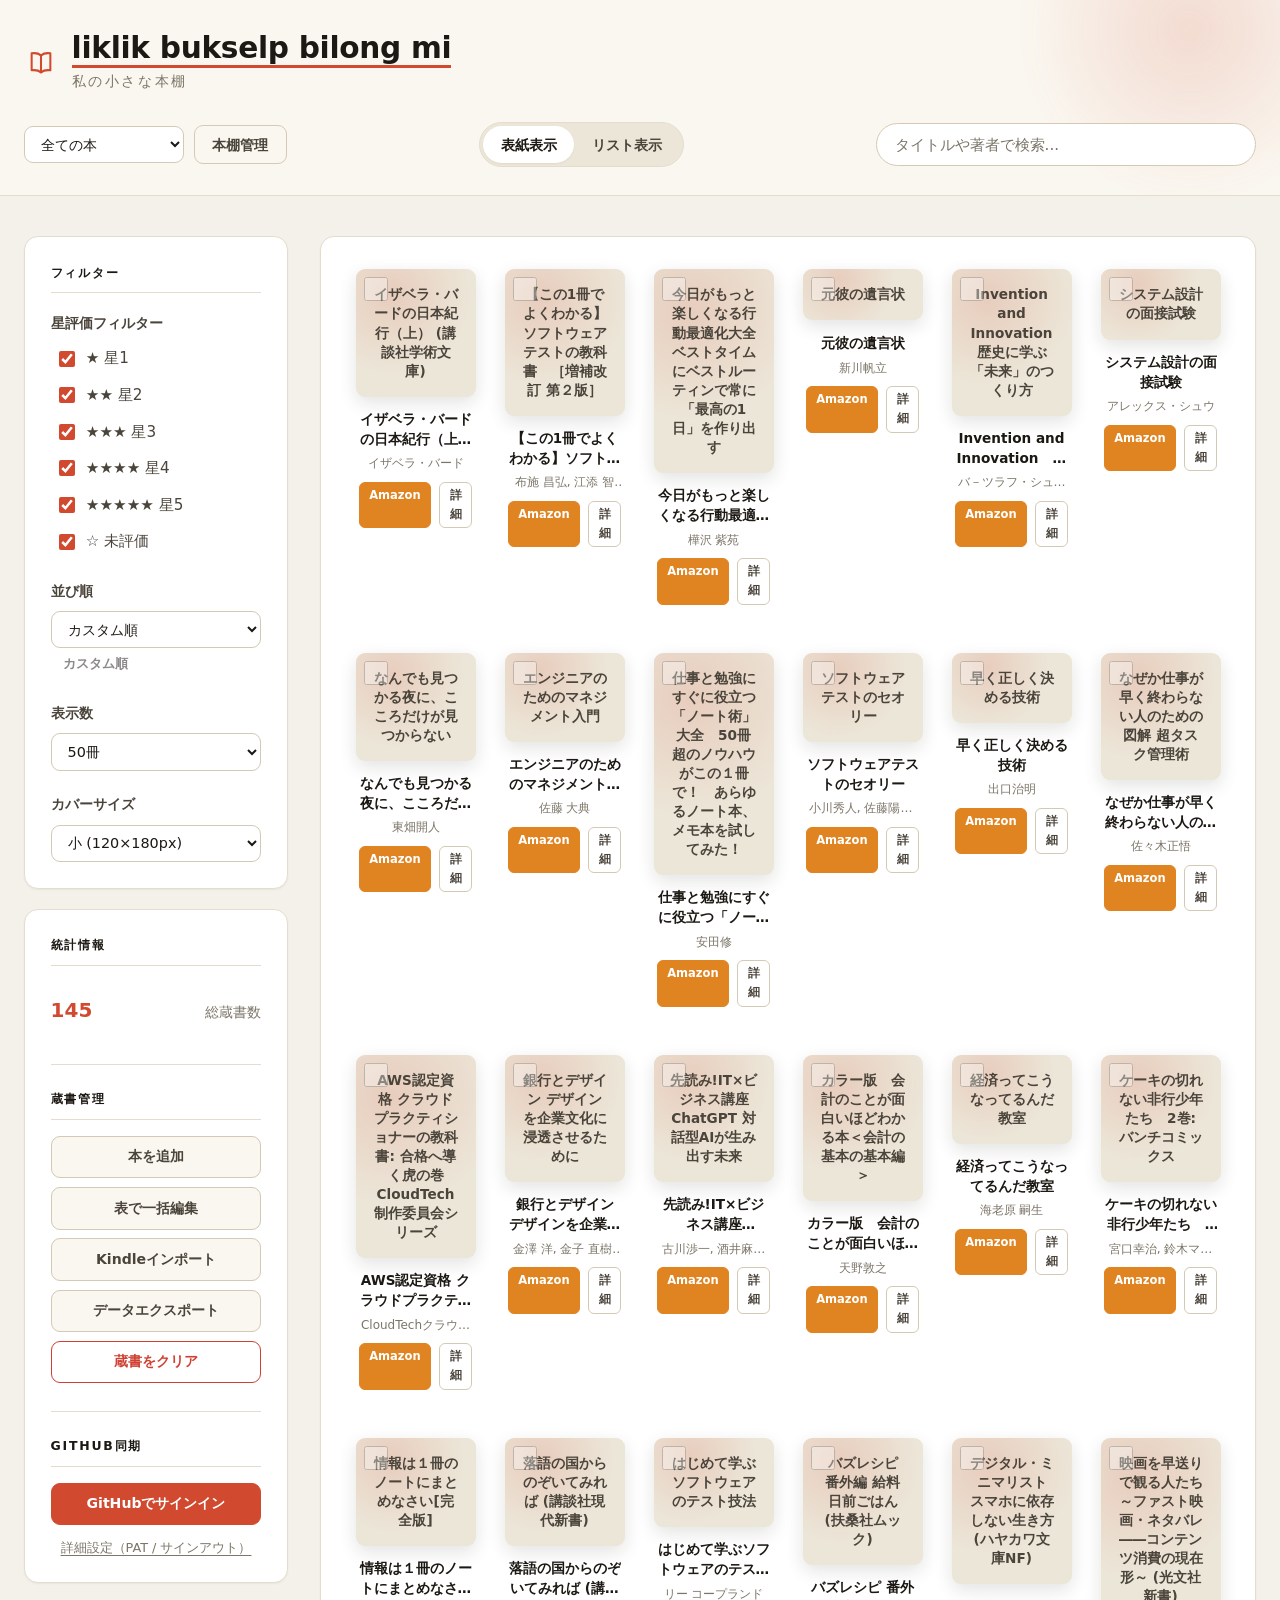
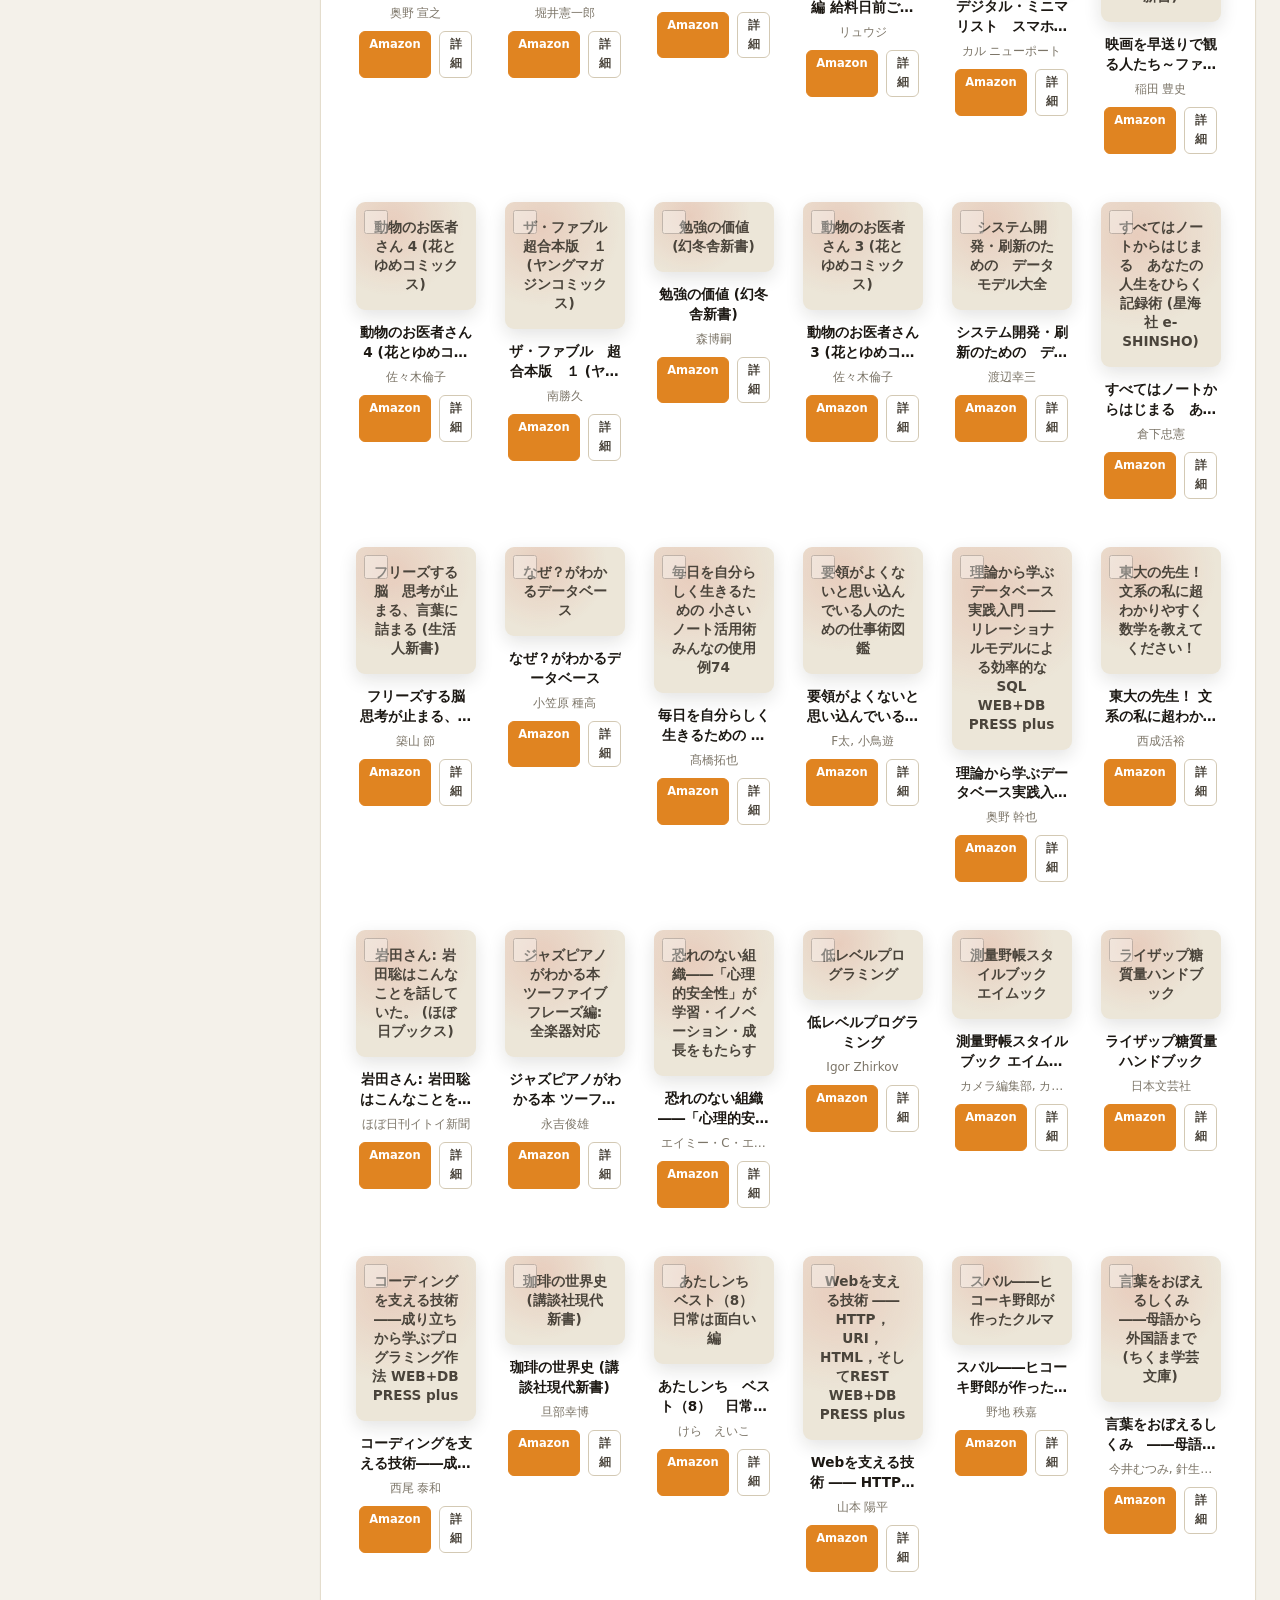
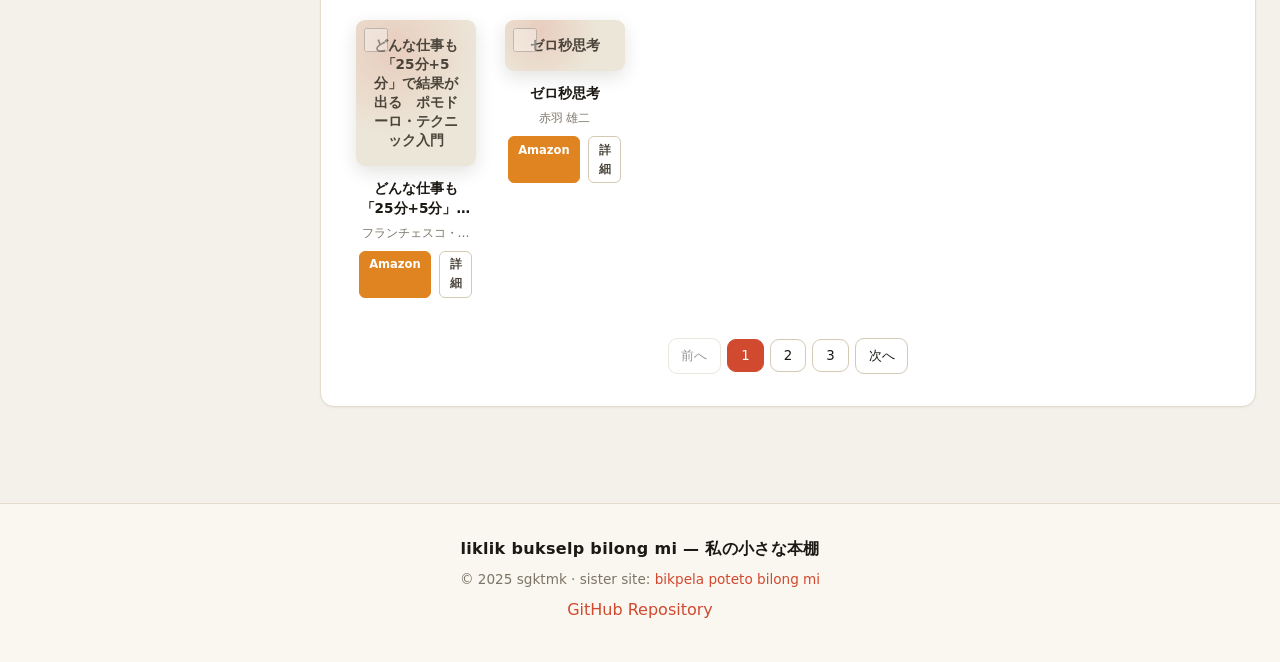
<file: index.html>
<!DOCTYPE html>
<html lang="ja">
<head>
    <meta charset="UTF-8">
    <meta name="viewport" content="width=device-width, initial-scale=1.0">
    <title>liklik bukselp bilong mi — 私の小さな本棚</title>
    <meta name="description" content="liklik bukselp bilong mi（私の小さな本棚）— シンプルモダンでちょっとシュールな、個人蔵書のためのバーチャル本棚">

    <!-- Open Graph for social sharing -->
    <meta property="og:title" content="liklik bukselp bilong mi — 私の小さな本棚">
    <meta property="og:description" content="シンプルモダンでちょっとシュールな、個人蔵書のためのバーチャル本棚">
    <meta property="og:type" content="website">
    <meta property="og:site_name" content="liklik bukselp bilong mi">
    <meta name="theme-color" content="#f4f1ea" media="(prefers-color-scheme: light)">
    <meta name="theme-color" content="#16130f" media="(prefers-color-scheme: dark)">

    <link rel="icon" href="data:image/svg+xml,<svg xmlns='http://www.w3.org/2000/svg' viewBox='0 0 100 100'><text y='.9em' font-size='90'>📖</text></svg>">
    <link rel="stylesheet" href="css/bookshelf.css">

</head>
<body>
    <header class="header">
        <div class="container">
            <a href="#" class="header-brand" aria-label="liklik bukselp bilong mi — ホーム">
                <span class="header-mark" aria-hidden="true">
                    <svg viewBox="0 0 40 40" width="34" height="34" fill="none" stroke="currentColor" stroke-width="2.4" stroke-linecap="round" stroke-linejoin="round">
                        <path d="M20 11c-3-2.4-7-3-11-2.4v20c4-.6 8 0 11 2.4 3-2.4 7-3 11-2.4v-20c-4-.6-8 0-11 2.4z"/>
                        <path d="M20 11v20"/>
                    </svg>
                </span>
                <span class="header-wordmark">
                    <span class="header-title">liklik bukselp bilong mi</span>
                    <span class="header-subtitle">私の小さな本棚</span>
                </span>
            </a>
            
            <div class="header-controls">
                <div class="bookshelf-controls">
                    <select id="bookshelf-selector" class="bookshelf-selector">
                        <option value="all">全ての本</option>
                    </select>
                    <button id="manage-bookshelves" class="btn btn-outline">本棚管理</button>
                    <button id="view-static-page" class="btn btn-secondary" style="display: none;">静的ページ</button>
                </div>
                
                <div class="view-toggle">
                    <button id="view-covers" class="btn btn-primary active">表紙表示</button>
                    <button id="view-list" class="btn btn-secondary">リスト表示</button>
                </div>
                
                <div class="search-box">
                    <input type="text" id="search-input" placeholder="タイトルや著者で検索...">
                </div>
            </div>
        </div>
    </header>

    <main class="main">
        <div class="container">
            <aside class="sidebar">
                <div class="filter-section">
                    <h3>フィルター</h3>
                    
                    <div class="filter-group">
                        <label>星評価フィルター</label>
                        <div class="star-filter-checkboxes">
                            <label class="checkbox-label">
                                <input type="checkbox" id="star-1" value="1" checked>
                                ★ 星1
                            </label>
                            <label class="checkbox-label">
                                <input type="checkbox" id="star-2" value="2" checked>
                                ★★ 星2
                            </label>
                            <label class="checkbox-label">
                                <input type="checkbox" id="star-3" value="3" checked>
                                ★★★ 星3
                            </label>
                            <label class="checkbox-label">
                                <input type="checkbox" id="star-4" value="4" checked>
                                ★★★★ 星4
                            </label>
                            <label class="checkbox-label">
                                <input type="checkbox" id="star-5" value="5" checked>
                                ★★★★★ 星5
                            </label>
                            <label class="checkbox-label">
                                <input type="checkbox" id="star-0" value="0" checked>
                                ☆ 未評価
                            </label>
                        </div>
                    </div>
                    
                    <div class="filter-group">
                        <label>並び順</label>
                        <select id="sort-order">
                            <option value="custom" selected>カスタム順</option>
                            <option value="acquiredTime">購入日</option>
                            <option value="title">タイトル</option>
                            <option value="authors">著者</option>

                        </select>
                        <button id="sort-direction" class="btn btn-small">↓ 新しい順</button>
                    </div>
                    
                    <div class="filter-group">
                        <label>表示数</label>
                        <select id="books-per-page">
                            <option value="25">25冊</option>
                            <option value="50" selected>50冊</option>
                            <option value="100">100冊</option>
                            <option value="200">200冊</option>
                            <option value="all">全て表示</option>
                        </select>
                    </div>
                    
                    <div class="filter-group">
                        <label>カバーサイズ</label>
                        <select id="cover-size">
                            <option value="small">小 (120×180px)</option>
                            <option value="medium" selected>中 (160×240px)</option>
                            <option value="large">大 (200×300px)</option>
                        </select>
                    </div>
                </div>
                
                <div class="stats-section">
                    <h3>統計情報</h3>
                    <div class="stats">
                        <div class="stat-item">
                            <span class="stat-value" id="total-books">-</span>
                            <span class="stat-label">総蔵書数</span>
                        </div>

                    </div>
                    
                    
                    
                    <div class="library-management">
                        <h3>蔵書管理</h3>
                        <div class="management-buttons">
                            <button id="add-book-manually" class="btn btn-secondary">本を追加</button>
                            <button id="bulk-edit-books" class="btn btn-secondary">表で一括編集</button>
                            <button id="import-kindle" class="btn btn-secondary">Kindleインポート</button>
                            <button id="export-unified" class="btn btn-secondary">データエクスポート</button>
                            <button id="clear-library" class="btn btn-danger">蔵書をクリア</button>
                        </div>
                    </div>

                    <div class="github-sync-section">
                        <h3>GitHub同期</h3>
                        <div id="github-signed-out" class="management-buttons">
                            <button id="github-signin" class="btn btn-primary">GitHubでサインイン</button>
                        </div>
                        <div id="github-signed-in" class="management-buttons" style="display: none;">
                            <button id="github-save" class="btn btn-primary">GitHubに保存</button>
                            <button id="github-load" class="btn btn-secondary">GitHubから読込</button>
                        </div>
                        <div id="github-sync-status" class="github-sync-status" style="display: none;"></div>
                        <button id="github-settings" class="github-settings-link">詳細設定（PAT / サインアウト）</button>
                    </div>
                </div>
            </aside>

            <section class="bookshelf-container">
                <div class="loading" id="loading">
                    本棚を準備中...
                </div>

                <!-- Bookshelf Overview Section -->
                <div class="bookshelves-overview" id="bookshelves-overview" style="display: none;">
                    <h2 class="section-title">本棚一覧</h2>
                    <div class="bookshelf-overview-controls">
                        <button id="toggle-bookshelf-display" class="btn btn-secondary">画像表示切替</button>
                    </div>
                    <div class="bookshelves-grid" id="bookshelves-grid">
                        <!-- Bookshelves overview will be loaded here -->
                    </div>
                </div>

                <!-- Multi-Select Toolbar -->
                <div class="multi-select-toolbar" id="multi-select-toolbar" style="display: none;">
                    <div class="toolbar-left">
                        <span class="selected-count-display">
                            選択中: <strong id="selected-count-display">0</strong> 冊
                        </span>
                    </div>
                    <div class="toolbar-right">
                        <button id="select-all-books-btn" class="btn btn-small">全て選択</button>
                        <button id="deselect-all-books-btn" class="btn btn-small">選択解除</button>
                    </div>
                </div>

                <div class="bookshelf" id="bookshelf">
                    <!-- Books will be dynamically loaded here -->
                </div>
                
                <div class="pagination" id="pagination">
                    <!-- Pagination controls will be added here -->
                </div>
            </section>
        </div>
    </main>

    <footer class="footer">
        <div class="container">
            <p>liklik bukselp bilong mi — 私の小さな本棚</p>
            <p class="footer-note">© 2025 sgktmk · sister site: <a href="https://www.sgktmk.com" target="_blank" rel="noopener">bikpela poteto bilong mi</a></p>
            <p>
                <a href="https://github.com/sgktmk/my-bookshelf" target="_blank" rel="noopener">
                    GitHub Repository
                </a>
            </p>
        </div>
    </footer>

    <!-- Book detail modal -->
    <div class="modal" id="book-modal">
        <div class="modal-content">
            <button class="modal-close" id="modal-close">×</button>
            <div class="modal-body" id="modal-body">
                <!-- Book details will be loaded here -->
            </div>
        </div>
    </div>

    <!-- Bookshelf Management Modal -->
    <div id="bookshelf-modal" class="modal">
        <div class="modal-content">
            <button class="modal-close" id="bookshelf-modal-close">×</button>
            <div class="modal-header">
                <h2>本棚管理</h2>
                <button id="add-bookshelf" class="btn btn-primary">+ 新しい本棚</button>
            </div>
            <div id="bookshelves-list">
                <!-- Bookshelves will be inserted here -->
            </div>
        </div>
    </div>

    <!-- Bookshelf Form Modal -->
    <div id="bookshelf-form-modal" class="modal">
        <div class="modal-content">
            <button class="modal-close" id="bookshelf-form-modal-close">×</button>
            <div class="modal-header">
                <h2 id="bookshelf-form-title">新しい本棚</h2>
            </div>
            <div class="modal-body">
                <div class="form-group">
                    <label for="bookshelf-name">本棚の名前 *</label>
                    <input type="text" id="bookshelf-name" placeholder="本棚の名前を入力してください" required>
                </div>
                <div class="form-group">
                    <label for="bookshelf-emoji">絵文字</label>
                    <input type="text" id="bookshelf-emoji" placeholder="📚" value="📚" maxlength="2">
                </div>
                <div class="form-group">
                    <label for="bookshelf-description">説明</label>
                    <textarea id="bookshelf-description" placeholder="本棚の説明を入力してください（任意）" rows="3"></textarea>
                </div>
                <div class="form-group">
                    <label class="checkbox-label">
                        <input type="checkbox" id="bookshelf-is-public">
                        この本棚を公開する（静的ページ生成可能）
                    </label>
                </div>
                <div class="form-actions" style="margin-top: 2rem; display: flex; gap: 1rem; justify-content: flex-end;">
                    <button id="cancel-bookshelf-form" class="btn btn-secondary">キャンセル</button>
                    <button id="save-bookshelf-form" class="btn btn-primary">保存</button>
                </div>
            </div>
        </div>
    </div>

    <!-- Static Bookshelf Share Modal -->
    <div id="static-share-modal" class="modal">
        <div class="modal-content">
            <button class="modal-close" id="static-share-modal-close">×</button>
            <div class="modal-header">
                <h2>静的ページ生成</h2>
            </div>
            <div class="modal-body">
                <div id="share-generation-form">

                    <div class="form-actions">
                        <button id="generate-static-page" class="btn btn-primary">静的ページを生成</button>
                        <button id="cancel-static-share" class="btn btn-secondary">キャンセル</button>
                    </div>
                </div>
                <div id="share-results" style="display: none;">
                    <div class="share-result-content">
                        <!-- Generation results will be shown here -->
                    </div>
                </div>
            </div>
        </div>
    </div>

    <!-- Book Management Modals -->
    <!-- Kindle Import Modal -->
    <div id="import-modal" class="modal">
        <div class="modal-content">
            <button class="modal-close" id="import-modal-close">×</button>
            <div class="modal-header">
                <h2>Kindleデータインポート</h2>
            </div>
            <div class="modal-body">
                <div class="import-options">
                    <div class="import-option">
                        <h3>ファイルからインポート</h3>
                        <input type="file" id="kindle-file-input" accept=".json" />
                        <button id="import-from-file" class="btn btn-primary">ファイルをインポート</button>
                    </div>

                </div>
                <div id="book-selection" class="book-selection" style="display: none;">
                    <h3>インポートする本を選択</h3>
                    <div class="selection-controls">
                        <div class="filter-options" style="margin-bottom: 1rem;">
                            <label style="display: flex; align-items: center; gap: 0.5rem;">
                                <input type="checkbox" id="hide-existing-books" checked>
                                <span>インポート済みの本を非表示にする</span>
                            </label>
                        </div>
                        <button id="select-all-books" class="btn btn-small">全て選択</button>
                        <button id="deselect-all-books" class="btn btn-small">全て解除</button>
                        <span class="selected-count">選択: <span id="selected-count">0</span>冊</span>
                    </div>
                    <div id="book-list" class="book-selection-list">
                        <!-- Book selection checkboxes will be populated here -->
                    </div>
                    <div class="import-actions">
                        <button id="import-selected-books" class="btn btn-primary" disabled>選択した本をインポート</button>
                        <button id="cancel-import" class="btn btn-secondary">キャンセル</button>
                    </div>
                </div>
                <div id="import-results" class="import-results" style="display: none;">
                    <!-- Import results will be shown here -->
                </div>
            </div>
        </div>
    </div>

    <!-- Book Addition Modal -->
    <div id="add-book-modal" class="modal">
        <div class="modal-content">
            <button class="modal-close" id="add-book-modal-close">×</button>
            <div class="modal-header">
                <h2>本を追加</h2>
            </div>
            <div class="modal-body">
                <div class="form-group">
                    <label for="add-book-format">本の形式</label>
                    <select id="add-book-format">
                        <option value="auto" selected>自動判定（ISBN→紙、ASIN→Kindle）</option>
                        <option value="paper">紙の本</option>
                        <option value="kindle">Kindle</option>
                        <option value="epub">EPUB</option>
                        <option value="pdf">PDF</option>
                    </select>
                </div>

                <div class="add-book-tabs">
                    <button type="button" class="add-book-tab active" data-tab="search">検索して追加</button>
                    <button type="button" class="add-book-tab" data-tab="code">ASIN / ISBN</button>
                    <button type="button" class="add-book-tab" data-tab="barcode">バーコード</button>
                </div>

                <!-- タイトル・著者検索タブ -->
                <div class="add-book-pane" id="add-book-pane-search">
                    <div class="form-group">
                        <label for="book-search-query">タイトル・著者で検索</label>
                        <div class="asin-input-container">
                            <input type="text" id="book-search-query" placeholder="例: リーダブルコード" />
                            <button type="button" id="book-search-btn" class="btn btn-small btn-primary">検索</button>
                        </div>
                        <small style="color: #666; display: block; margin-top: 0.25rem;">
                            Google Books から候補を検索し、クリックひとつで登録できます
                        </small>
                    </div>
                    <div id="book-search-status" class="asin-status" style="display: none;"></div>
                    <div id="book-search-results" class="book-search-results"></div>
                </div>

                <!-- ASIN/ISBN 入力タブ -->
                <div class="add-book-pane" id="add-book-pane-code" style="display: none;">
                    <div class="form-group">
                        <label for="manual-asin">ASIN / ISBN</label>
                        <div class="asin-input-container">
                            <input type="text" id="manual-asin" placeholder="B012345678 / 9784873119038 / AmazonのURL" />
                            <button type="button" id="fetch-book-info" class="btn btn-small btn-secondary">自動取得</button>
                        </div>
                        <small style="color: #666; display: block; margin-top: 0.25rem;">
                            ASIN (10桁)、ISBN-10 (10桁)、ISBN-13 (13桁) のいずれかを入力。
                            AmazonのURLを貼り付けてもOK（ASINを自動抽出します）
                        </small>
                        <div class="asin-status" id="asin-status" style="display: none;"></div>
                    </div>
                    <div class="form-group">
                        <label for="manual-title">タイトル</label>
                        <input type="text" id="manual-title" placeholder="書籍タイトル" />
                    </div>
                    <div class="form-group">
                        <label for="manual-authors">著者</label>
                        <input type="text" id="manual-authors" placeholder="著者名" />
                    </div>

                    <button id="add-manually" class="btn btn-primary">蔵書に追加</button>
                </div>

                <!-- バーコードスキャンタブ -->
                <div class="add-book-pane" id="add-book-pane-barcode" style="display: none;">
                    <p style="color: #666; margin-bottom: 0.5rem;">
                        紙の本の裏表紙にあるISBNバーコード（978で始まる方）をカメラにかざしてください。
                        読み取り後、自動で書籍情報を取得します。
                    </p>
                    <div class="barcode-scanner-container">
                        <video id="barcode-video" playsinline muted style="display: none;"></video>
                    </div>
                    <div class="form-actions" style="margin-top: 0.5rem;">
                        <button type="button" id="barcode-start" class="btn btn-primary">スキャン開始</button>
                        <button type="button" id="barcode-stop" class="btn btn-secondary" style="display: none;">⏹ 停止</button>
                    </div>
                    <div id="barcode-status" class="asin-status" style="display: none;"></div>
                </div>

                <div id="add-book-results" class="add-results" style="display: none;">
                    <!-- Addition results will be shown here -->
                </div>
            </div>
        </div>
    </div>


    <!-- Bulk Table Edit Modal -->
    <div id="bulk-edit-modal" class="modal">
        <div class="modal-content bulk-edit-modal-content">
            <button class="modal-close" id="bulk-edit-modal-close">×</button>
            <div class="modal-header bulk-edit-header">
                <div>
                    <h2>表形式で一括追加・編集・削除</h2>
                    <p class="modal-description">表示中の絞り込み結果を表で編集できます。行追加・削除予約後、「変更を保存」でまとめて反映します。</p>
                </div>
                <div class="bulk-edit-actions">
                    <button id="bulk-add-row" class="btn btn-secondary">+ 行を追加</button>
                    <button id="bulk-save-changes" class="btn btn-primary">変更を保存</button>
                </div>
            </div>
            <div class="modal-body">
                <div id="bulk-edit-summary" class="bulk-edit-summary"></div>
                <div class="bulk-edit-table-wrap">
                    <table class="bulk-edit-table">
                        <thead>
                            <tr>
                                <th>操作</th>
                                <th>ASIN / ISBN *</th>
                                <th>タイトル *</th>
                                <th>著者</th>
                                <th>形式</th>
                                <th>購入日</th>
                                <th>評価</th>
                                <th>メモ</th>
                            </tr>
                        </thead>
                        <tbody id="bulk-edit-table-body"></tbody>
                    </table>
                </div>
            </div>
        </div>
    </div>

    <!-- GitHub Sync Settings Modal (詳細設定・PATフォールバック) -->
    <div id="github-settings-modal" class="modal">
        <div class="modal-content">
            <button class="modal-close" id="github-settings-modal-close">×</button>
            <div class="modal-header">
                <h2>GitHub連携の詳細設定</h2>
            </div>
            <div class="modal-body">
                <p class="modal-description">
                    リポジトリとOAuth認証の設定は <code>data/config.json</code> の <code>github</code> ブロックに記載します
                    （Sveltia CMSのconfig.ymlと同じ考え方です）。現在の設定:
                </p>
                <div id="github-config-summary" class="github-config-summary">
                    <!-- 設定内容がここに表示されます -->
                </div>

                <hr class="modal-divider">

                <h3>Personal Access Token（OAuthを使わない場合）</h3>
                <div class="form-group">
                    <label for="github-token">Fine-grained PAT</label>
                    <input type="password" id="github-token" placeholder="github_pat_..." autocomplete="off" />
                    <small class="field-note">
                        <a href="https://github.com/settings/personal-access-tokens/new" target="_blank" rel="noopener">GitHubでトークンを作成</a>
                        — 対象をこのリポジトリのみに絞り、権限は Contents: Read and write を選択。
                        トークンはこのブラウザのLocalStorageにのみ保存されます。
                    </small>
                </div>

                <div id="github-settings-status" class="asin-status" style="display: none;"></div>

                <div class="form-actions modal-actions">
                    <button id="github-signout" class="btn btn-danger" style="margin-right: auto;">サインアウト（トークン削除）</button>
                    <button id="github-test-connection" class="btn btn-secondary">接続テスト</button>
                    <button id="github-save-settings" class="btn btn-primary">保存</button>
                </div>
            </div>
        </div>
    </div>

    <script src="js/book-manager.js"></script>
    <script src="js/github-sync.js"></script>
    <script src="js/highlights.js"></script>
    <script src="js/static-bookshelf-generator.js"></script>
    <script src="js/bookshelf.js"></script>
</body>
</html>
</file>
<file: css/bookshelf.css>
/* ============================================================
   liklik bukselp bilong mi — 私の小さな本棚
   Design language: simple · modern · a little surreal
   Sister site mood: bikpela poteto bilong mi (www.sgktmk.com)
   ============================================================ */

:root {
    /* Warm paper palette */
    --bg: #f4f1ea;
    --bg-tint: #ece6d8;
    --surface: #ffffff;
    --surface-2: #faf7f0;
    --ink: #1c1813;
    --ink-soft: #4a443b;
    --muted: #7c7568;
    --line: #e4ddcd;
    --line-strong: #d3c9b4;

    /* A single dreamy, earthy accent (potato-terracotta) */
    --accent: #d1492f;
    --accent-strong: #b73c26;
    --accent-ink: #ffffff;
    --accent-soft: rgba(209, 73, 47, 0.10);
    --accent-soft-2: rgba(209, 73, 47, 0.16);

    /* Secondary surreal pop, used sparingly */
    --dream: #4b53c9;

    /* Semantic */
    --ok: #2f8f5b;
    --warn: #c98a17;
    --danger: #cf4033;
    --danger-strong: #b0392e;
    --amazon: #e08421;
    --amazon-strong: #c46f13;

    /* Elevation & shape */
    --shadow-sm: 0 1px 2px rgba(28, 24, 19, 0.05);
    --shadow: 0 1px 2px rgba(28, 24, 19, 0.04), 0 10px 30px rgba(28, 24, 19, 0.07);
    --shadow-lg: 0 8px 40px rgba(28, 24, 19, 0.16);
    --r-xs: 6px;
    --r-sm: 9px;
    --r: 14px;
    --r-lg: 20px;
    --pill: 999px;

    --font: "Helvetica Neue", "Hiragino Kaku Gothic ProN", "Hiragino Sans",
        "Noto Sans JP", "Yu Gothic", Meiryo, system-ui, -apple-system,
        BlinkMacSystemFont, "Segoe UI", sans-serif;

    --book-width: 160px;
    --book-height: 240px;
}

@media (prefers-color-scheme: dark) {
    :root {
        --bg: #14110d;
        --bg-tint: #1c1712;
        --surface: #201b15;
        --surface-2: #17130e;
        --ink: #f2ece0;
        --ink-soft: #d6cdbd;
        --muted: #a39a89;
        --line: #33291f;
        --line-strong: #453a2c;

        --accent: #ec5f43;
        --accent-strong: #ff7358;
        --accent-ink: #1a120e;
        --accent-soft: rgba(236, 95, 67, 0.14);
        --accent-soft-2: rgba(236, 95, 67, 0.22);

        --dream: #8f95f0;

        --shadow-sm: 0 1px 2px rgba(0, 0, 0, 0.4);
        --shadow: 0 1px 2px rgba(0, 0, 0, 0.3), 0 12px 34px rgba(0, 0, 0, 0.45);
        --shadow-lg: 0 10px 46px rgba(0, 0, 0, 0.6);
    }
}

/* Cover Size Variants */
.bookshelf.size-small  { --book-width: 120px; --book-height: 180px; }
.bookshelf.size-medium { --book-width: 160px; --book-height: 240px; }
.bookshelf.size-large  { --book-width: 200px; --book-height: 300px; }

* {
    margin: 0;
    padding: 0;
    box-sizing: border-box;
}

html { -webkit-text-size-adjust: 100%; overflow-x: hidden; }

body {
    font-family: var(--font);
    background-color: var(--bg);
    color: var(--ink);
    line-height: 1.65;
    font-feature-settings: "palt" 1;
    -webkit-font-smoothing: antialiased;
    text-rendering: optimizeLegibility;
    /* faint dreamy dot field in the far background */
    background-image: radial-gradient(var(--line) 0.7px, transparent 0.7px);
    background-size: 26px 26px;
    background-attachment: fixed;
}

::selection {
    background: var(--accent-soft-2);
    color: var(--ink);
}

a { color: var(--accent); }

.container {
    max-width: 1440px;
    margin: 0 auto;
    padding: 0 24px;
}

/* ============================================================
   Header / wordmark
   ============================================================ */
.header {
    position: relative;
    background: var(--surface-2);
    color: var(--ink);
    padding: 2rem 0 1.75rem;
    border-bottom: 1px solid var(--line);
    overflow: hidden;
}

/* surreal: a soft off-kilter halo behind the header */
.header::before {
    content: "";
    position: absolute;
    top: -140px;
    right: -80px;
    width: 340px;
    height: 340px;
    background: radial-gradient(circle at center, var(--accent-soft-2), transparent 70%);
    filter: blur(8px);
    pointer-events: none;
    z-index: 0;
}

.header .container { position: relative; z-index: 1; }

.header-brand {
    display: inline-flex;
    align-items: center;
    gap: 0.85rem;
    text-decoration: none;
    color: inherit;
    margin-bottom: 1.75rem;
}

.header-mark {
    display: inline-flex;
    align-items: center;
    justify-content: center;
    color: var(--accent);
    line-height: 0;
    animation: float 6s ease-in-out infinite;
}

.header-mark svg {
    display: block;
    width: 34px;
    height: 34px;
}

.header-wordmark {
    display: flex;
    flex-direction: column;
    gap: 0.15rem;
}

.header-title {
    font-size: 1.85rem;
    font-weight: 800;
    letter-spacing: -0.01em;
    line-height: 1.1;
    text-transform: lowercase;
    /* surreal hand-waved underline */
    background-image: linear-gradient(var(--accent), var(--accent));
    background-repeat: no-repeat;
    background-position: 0 100%;
    background-size: 100% 3px;
    padding-bottom: 3px;
    width: fit-content;
}

.header-subtitle {
    font-size: 0.9rem;
    color: var(--muted);
    letter-spacing: 0.18em;
    font-weight: 500;
}

.header-controls {
    display: flex;
    justify-content: space-between;
    align-items: center;
    gap: 0.75rem 1.5rem;
    flex-wrap: wrap;
}

.view-toggle {
    display: inline-flex;
    gap: 0;
    background: var(--bg-tint);
    border: 1px solid var(--line);
    border-radius: var(--pill);
    padding: 3px;
}

.view-toggle .btn {
    border: none;
    background: transparent;
    color: var(--ink-soft);
    border-radius: var(--pill);
    box-shadow: none;
}

.view-toggle .btn.active {
    background: var(--surface);
    color: var(--ink);
    box-shadow: var(--shadow-sm);
}

.search-box {
    flex-grow: 1;
    max-width: 380px;
    min-width: 200px;
}

.search-box input {
    width: 100%;
    padding: 0.7rem 1.1rem;
    border: 1px solid var(--line-strong);
    border-radius: var(--pill);
    font-size: 0.95rem;
    font-family: inherit;
    background: var(--surface);
    color: var(--ink);
    transition: border-color 0.2s ease, box-shadow 0.2s ease;
}

.search-box input::placeholder { color: var(--muted); }

.search-box input:focus {
    outline: none;
    border-color: var(--accent);
    box-shadow: 0 0 0 3px var(--accent-soft);
}

/* ============================================================
   Buttons
   ============================================================ */
.btn {
    padding: 0.55rem 1.1rem;
    border: 1px solid transparent;
    border-radius: var(--r-sm);
    cursor: pointer;
    font-size: 0.9rem;
    line-height: 1.4;
    font-weight: 600;
    font-family: inherit;
    color: var(--ink);
    background: var(--surface);
    transition: transform 0.15s ease, box-shadow 0.15s ease,
        background-color 0.15s ease, border-color 0.15s ease, color 0.15s ease;
}

.btn:hover {
    transform: translateY(-1px);
    box-shadow: var(--shadow-sm);
}

.btn:active { transform: translateY(0); }

.btn:focus-visible {
    outline: 2px solid var(--accent);
    outline-offset: 2px;
}

.btn-primary {
    background: var(--accent);
    color: var(--accent-ink);
    border-color: var(--accent);
}

.btn-primary:hover { background: var(--accent-strong); border-color: var(--accent-strong); }

.btn-secondary {
    background: var(--surface);
    color: var(--ink-soft);
    border-color: var(--line-strong);
}

.btn-secondary:hover { background: var(--bg-tint); color: var(--ink); }

.btn-outline {
    background: transparent;
    color: var(--ink-soft);
    border: 1px solid var(--line-strong);
}

.btn-outline:hover { background: var(--bg-tint); color: var(--ink); }

.btn-small {
    padding: 0.35rem 0.7rem;
    font-size: 0.82rem;
    border-radius: var(--r-xs);
}

.btn.active,
.btn-primary.active {
    background: var(--accent-strong);
    color: var(--accent-ink);
    border-color: var(--accent-strong);
}

.btn-danger {
    background: var(--danger);
    color: #fff;
    border: 1px solid var(--danger);
}

.btn-danger:hover { background: var(--danger-strong); border-color: var(--danger-strong); }

/* ============================================================
   Main layout
   ============================================================ */
.main {
    padding: 2.5rem 0 3rem;
    min-height: calc(100vh - 220px);
}

.main .container {
    display: flex;
    gap: 2rem;
    align-items: flex-start;
}

/* Sidebar */
.sidebar {
    width: 264px;
    flex-shrink: 0;
    position: sticky;
    top: 1.5rem;
}

.filter-section,
.stats-section {
    background: var(--surface);
    padding: 1.6rem;
    border: 1px solid var(--line);
    border-radius: var(--r);
    box-shadow: var(--shadow-sm);
    margin-bottom: 1.25rem;
}

.filter-section h3,
.stats-section h3 {
    margin-bottom: 1.15rem;
    color: var(--ink);
    font-size: 0.78rem;
    text-transform: uppercase;
    letter-spacing: 0.14em;
    font-weight: 700;
    padding-bottom: 0.55rem;
    border-bottom: 1px solid var(--line);
}

.filter-group { margin-bottom: 1.4rem; }
.filter-group:last-child { margin-bottom: 0; }

.filter-group > label {
    display: block;
    margin-bottom: 0.55rem;
    font-weight: 600;
    font-size: 0.85rem;
    color: var(--ink-soft);
}

.filter-group select,
.bookshelf-selector,
.bookshelf-select {
    width: 100%;
    padding: 0.55rem 0.75rem;
    border: 1px solid var(--line-strong);
    border-radius: var(--r-sm);
    font-size: 0.9rem;
    font-family: inherit;
    background: var(--surface);
    color: var(--ink);
    transition: border-color 0.2s ease, box-shadow 0.2s ease;
}

.filter-group select:focus,
.bookshelf-selector:focus,
.bookshelf-select:focus {
    outline: none;
    border-color: var(--accent);
    box-shadow: 0 0 0 3px var(--accent-soft);
}

/* Stats */
.stats { display: grid; gap: 0.25rem; }

.stat-item {
    display: flex;
    justify-content: space-between;
    align-items: baseline;
    padding: 0.6rem 0;
    border-bottom: 1px solid var(--line);
}

.stat-item:last-child { border-bottom: none; }

.stat-value {
    font-weight: 800;
    font-size: 1.25rem;
    color: var(--accent);
    font-variant-numeric: tabular-nums;
}

.stat-label { font-size: 0.85rem; color: var(--muted); }

/* ============================================================
   Bookshelf container + grid
   ============================================================ */
.bookshelf-container {
    flex: 1;
    min-width: 0;
    background: var(--surface);
    border: 1px solid var(--line);
    border-radius: var(--r);
    padding: 2rem;
    box-shadow: var(--shadow-sm);
}

.loading {
    text-align: center;
    padding: 4rem 1rem;
    font-size: 1.05rem;
    color: var(--muted);
}

.bookshelf {
    display: grid;
    gap: 2.5rem 1.5rem;
    margin-bottom: 2rem;
}

.bookshelf.view-covers {
    grid-template-columns: repeat(auto-fill, minmax(var(--book-width), 1fr));
}

.bookshelf.view-list {
    grid-template-columns: 1fr;
    gap: 0.6rem;
}

.bookshelf.view-hybrid {
    display: flex;
    flex-direction: column;
    gap: 2rem;
}

/* Book item */
.book-item {
    position: relative;
    min-width: 0;
    max-width: 100%;
    transition: transform 0.25s cubic-bezier(0.22, 1, 0.36, 1);
    cursor: pointer;
}

.book-item:hover { transform: translateY(-6px); }

.book-cover-container {
    position: relative;
    width: 100%;
    max-width: var(--book-width);
    aspect-ratio: var(--book-width) / var(--book-height);
    height: auto;
    margin: 0 auto;
}

.book-cover {
    width: 100%;
    height: 100%;
    object-fit: cover;
    border-radius: var(--r-sm);
    box-shadow: 0 6px 18px rgba(28, 24, 19, 0.14);
    transition: box-shadow 0.25s ease, transform 0.25s ease;
    background: var(--bg-tint);
}

.book-item:hover .book-cover {
    box-shadow: 0 14px 32px rgba(28, 24, 19, 0.24);
}

.book-cover-placeholder {
    width: 100%;
    height: 100%;
    background:
        radial-gradient(circle at 30% 20%, var(--accent-soft-2), transparent 60%),
        var(--bg-tint);
    color: var(--ink-soft);
    border-radius: var(--r-sm);
    display: flex;
    align-items: center;
    justify-content: center;
    font-weight: 700;
    text-align: center;
    padding: 1rem;
    font-size: 0.85rem;
    line-height: 1.4;
    box-shadow: 0 6px 18px rgba(28, 24, 19, 0.12);
    overflow: hidden;
    word-break: break-word;
}

/* Book info */
.book-info {
    text-align: center;
    margin-top: 0.85rem;
    padding: 0 0.35rem;
}

.book-title {
    font-size: 0.85rem;
    font-weight: 600;
    color: var(--ink);
    margin-bottom: 0.3rem;
    line-height: 1.45;
    display: -webkit-box;
    -webkit-line-clamp: 2;
    -webkit-box-orient: vertical;
    overflow: hidden;
}

.book-author {
    font-size: 0.75rem;
    color: var(--muted);
    line-height: 1.5;
    display: -webkit-box;
    -webkit-line-clamp: 1;
    -webkit-box-orient: vertical;
    overflow: hidden;
}

.book-memo {
    font-size: 0.72rem;
    color: var(--ink-soft);
    margin-top: 0.5rem;
    padding: 0.4rem 0.6rem;
    background: var(--accent-soft);
    border-radius: var(--r-xs);
    border-left: 3px solid var(--accent);
    font-style: italic;
    line-height: 1.4;
    text-align: left;
    white-space: pre-wrap;
    word-wrap: break-word;
    overflow-wrap: break-word;
    max-height: 4.5rem;
    overflow-y: auto;
}

/* List view */
.bookshelf.view-list .book-item {
    display: flex;
    align-items: center;
    padding: 0.75rem;
    border: 1px solid var(--line);
    border-radius: var(--r-sm);
    background: var(--surface);
    transition: transform 0.2s ease, box-shadow 0.2s ease, border-color 0.2s ease;
}

.bookshelf.view-list .book-item:hover {
    transform: translateX(4px);
    border-color: var(--line-strong);
    box-shadow: var(--shadow-sm);
}

.bookshelf.view-list .book-cover-container {
    width: 56px;
    height: 78px;
    margin-right: 1rem;
    flex-shrink: 0;
}

.bookshelf.view-list .book-cover { border-radius: 4px; box-shadow: 0 3px 8px rgba(28,24,19,.16); }

.bookshelf.view-list .book-info {
    text-align: left;
    margin-top: 0;
    flex: 1;
    min-width: 0;
}

.bookshelf.view-list .book-title { font-size: 1rem; -webkit-line-clamp: 1; }
.bookshelf.view-list .book-author { font-size: 0.85rem; }

/* Status badges */
.status-badge {
    position: absolute;
    top: 6px;
    right: 6px;
    padding: 0.2rem 0.55rem;
    font-size: 0.68rem;
    border-radius: var(--pill);
    color: #fff;
    font-weight: 700;
}

.status-read { background-color: var(--ok); }
.status-unknown { background-color: var(--muted); }

/* Section titles */
.all-books-section { margin-bottom: 2rem; }

.section-title {
    font-size: 1.35rem;
    font-weight: 700;
    margin-bottom: 1.25rem;
    color: var(--ink);
    padding-bottom: 0.6rem;
    border-bottom: 2px solid var(--accent);
    display: inline-block;
}

.all-books-list {
    display: grid;
    grid-template-columns: 1fr;
    gap: 0.6rem;
}

/* ============================================================
   Modals
   ============================================================ */
.modal {
    display: none;
    position: fixed;
    inset: 0;
    width: 100%;
    height: 100%;
    background-color: rgba(20, 17, 13, 0.55);
    backdrop-filter: blur(3px);
    -webkit-backdrop-filter: blur(3px);
    z-index: 1000;
    overflow-y: auto;
}

.modal.show {
    display: flex;
    align-items: center;
    justify-content: center;
    padding: 2rem;
    animation: modalFade 0.2s ease;
}

.modal-content {
    background: var(--surface);
    border: 1px solid var(--line);
    border-radius: var(--r-lg);
    max-width: 900px;
    width: 100%;
    max-height: 90vh;
    overflow-y: auto;
    position: relative;
    box-shadow: var(--shadow-lg);
    animation: modalRise 0.25s cubic-bezier(0.22, 1, 0.36, 1);
}

.modal-close {
    position: absolute;
    top: 14px;
    right: 16px;
    width: 40px;
    height: 40px;
    display: flex;
    align-items: center;
    justify-content: center;
    background: none;
    border: none;
    border-radius: 50%;
    font-size: 1.7rem;
    line-height: 1;
    cursor: pointer;
    color: var(--muted);
    z-index: 10;
    transition: background-color 0.2s ease, color 0.2s ease;
}

.modal-close:hover { background-color: var(--bg-tint); color: var(--ink); }

.modal-body {
    padding: 2rem;
    padding-top: 3rem;
    color: var(--ink);
}

.modal-header {
    display: flex;
    justify-content: flex-start;
    align-items: center;
    padding: 1.6rem 2rem 1.2rem;
    padding-right: 64px;
    border-bottom: 1px solid var(--line);
    gap: 1rem;
}

.modal-header h2 {
    margin: 0;
    flex: 1;
    font-size: 1.3rem;
    font-weight: 700;
    line-height: 1.4;
    letter-spacing: -0.01em;
    color: var(--ink);
}

.modal-header ~ .modal-body { padding-top: 1.5rem; }

.modal-header .btn { margin-left: auto; }

/* Book detail */
.book-detail-header {
    display: flex;
    gap: 1.5rem;
    margin-bottom: 2rem;
    align-items: flex-start;
}

.book-detail-cover {
    width: 120px;
    height: 180px;
    object-fit: cover;
    border-radius: var(--r-sm);
    box-shadow: 0 8px 22px rgba(28, 24, 19, 0.2);
    flex-shrink: 0;
    background: var(--bg-tint);
}

.book-detail-cover-placeholder {
    width: 120px;
    height: 180px;
    background: var(--bg-tint);
    border-radius: var(--r-sm);
    display: flex;
    align-items: center;
    justify-content: center;
    font-size: 3rem;
    color: var(--muted);
    flex-shrink: 0;
}

.book-detail-info { flex: 1; min-width: 0; }

/* Book links */
.book-links {
    margin-top: 0.6rem;
    margin-bottom: 0.5rem;
    display: flex;
    gap: 0.5rem;
    justify-content: center;
}

.view-list .book-links { justify-content: flex-start; }

.book-link {
    padding: 0.2rem 0.6rem;
    border-radius: var(--r-xs);
    text-decoration: none;
    font-size: 0.72rem;
    font-weight: 600;
    transition: all 0.2s ease;
    border: 1px solid transparent;
    text-align: center;
    width: fit-content;
}

.book-links .book-link.amazon-link {
    background-color: var(--amazon);
    color: #fff;
    border-color: var(--amazon);
    padding: 0.2rem 0.6rem !important;
    border-radius: var(--r-xs) !important;
    margin: 0 !important;
    font-weight: 600 !important;
}

.book-links .book-link.amazon-link:hover {
    background-color: var(--amazon-strong);
    border-color: var(--amazon-strong);
    transform: none !important;
    box-shadow: none !important;
}

.book-link.detail-link {
    background-color: transparent;
    color: var(--ink-soft);
    border-color: var(--line-strong);
}

.book-link.detail-link:hover {
    background-color: var(--bg-tint);
    color: var(--ink);
    border-color: var(--line-strong);
}

.book-cover-link { display: block; text-decoration: none; }

/* ============================================================
   Forms / inputs (shared)
   ============================================================ */
.form-group { margin-bottom: 1rem; }

.form-group label {
    display: block;
    margin-bottom: 0.5rem;
    font-weight: 600;
    color: var(--ink);
}

.form-group input,
.form-group select,
.form-group textarea {
    width: 100%;
    padding: 0.7rem 0.85rem;
    border: 1px solid var(--line-strong);
    border-radius: var(--r-sm);
    font-size: 1rem;
    font-family: inherit;
    background: var(--surface);
    color: var(--ink);
    transition: border-color 0.2s ease, box-shadow 0.2s ease;
}

.form-group input:focus,
.form-group select:focus,
.form-group textarea:focus {
    outline: none;
    border-color: var(--accent);
    box-shadow: 0 0 0 3px var(--accent-soft);
}

.form-group small,
.field-help {
    display: block;
    margin-top: 0.3rem;
    font-size: 0.8rem;
    color: var(--muted);
    line-height: 1.4;
    font-weight: normal;
}

/* ASIN input */
.asin-input-container {
    display: flex;
    gap: 0.5rem;
    align-items: center;
}

.asin-input-container input { flex: 1; }

.asin-input-container .btn {
    white-space: nowrap;
    min-width: 96px;
}

.asin-status {
    margin-top: 0.6rem;
    padding: 0.6rem 0.75rem;
    border-radius: var(--r-sm);
    font-size: 0.9rem;
    border: 1px solid transparent;
}

.asin-status.loading {
    background-color: var(--accent-soft);
    color: var(--accent-strong);
    border-color: var(--accent-soft-2);
}

.asin-status.success {
    background-color: rgba(47, 143, 91, 0.12);
    color: var(--ok);
    border-color: rgba(47, 143, 91, 0.3);
}

.asin-status.error {
    background-color: rgba(207, 64, 51, 0.12);
    color: var(--danger);
    border-color: rgba(207, 64, 51, 0.3);
}

/* ============================================================
   Pagination
   ============================================================ */
.pagination {
    display: flex;
    justify-content: center;
    align-items: center;
    gap: 0.4rem;
    margin-top: 2rem;
    flex-wrap: wrap;
}

.pagination button {
    padding: 0.5rem 0.8rem;
    border: 1px solid var(--line-strong);
    background: var(--surface);
    color: var(--ink);
    cursor: pointer;
    border-radius: var(--r-sm);
    font-family: inherit;
    transition: all 0.2s ease;
}

.pagination button:hover:not(:disabled) {
    background-color: var(--accent);
    color: var(--accent-ink);
    border-color: var(--accent);
}

.pagination button:disabled { opacity: 0.45; cursor: not-allowed; }

.pagination .current-page {
    background-color: var(--accent);
    color: var(--accent-ink);
    border-color: var(--accent);
}

/* ============================================================
   Footer
   ============================================================ */
.footer {
    background: var(--surface-2);
    color: var(--muted);
    text-align: center;
    padding: 2rem 0;
    margin-top: 3rem;
    border-top: 1px solid var(--line);
}

.footer p { margin-bottom: 0.4rem; }
.footer p:first-child { color: var(--ink); font-weight: 600; letter-spacing: 0.02em; }
.footer-note { font-size: 0.85rem; }

.footer a {
    color: var(--accent);
    text-decoration: none;
}

.footer a:hover { text-decoration: underline; text-underline-offset: 3px; }

/* ============================================================
   Highlights (modal)
   ============================================================ */
.book-highlights {
    margin-top: 2rem;
    padding-top: 2rem;
    border-top: 1px solid var(--line);
}

.highlight-item {
    background: var(--surface-2);
    padding: 1rem;
    margin-bottom: 1rem;
    border-left: 4px solid var(--accent);
    border-radius: 0 var(--r-sm) var(--r-sm) 0;
}

.highlight-text { font-style: italic; margin-bottom: 0.5rem; }
.highlight-note { font-size: 0.9rem; color: var(--muted); }

/* Export section */
.export-section {
    margin-top: 1.5rem;
    padding-top: 1.5rem;
    border-top: 1px solid var(--line);
}

.export-note {
    font-size: 0.8rem;
    color: var(--muted);
    margin-top: 0.5rem;
    text-align: center;
}

/* Big Amazon CTA link (book detail) */
.amazon-link {
    display: inline-block;
    background-color: var(--amazon);
    color: #fff;
    padding: 0.7rem 1.4rem;
    text-decoration: none;
    border-radius: var(--pill);
    font-weight: 700;
    margin: 1rem 0;
    transition: all 0.2s ease;
}

.amazon-link:hover {
    background-color: var(--amazon-strong);
    transform: translateY(-2px);
    box-shadow: 0 6px 18px rgba(224, 132, 33, 0.35);
}

.note-help {
    font-size: 0.8rem;
    color: var(--muted);
    margin-top: 0.5rem;
    font-style: italic;
}

/* Book actions */
.book-actions {
    display: flex;
    gap: 0.75rem;
    align-items: center;
    flex-wrap: wrap;
    margin-top: 1rem;
}

/* ============================================================
   Bookshelf controls (header)
   ============================================================ */
.bookshelf-controls {
    display: flex;
    gap: 0.6rem;
    align-items: center;
    flex-wrap: wrap;
}

.bookshelf-selector { min-width: 160px; width: auto; }

/* ============================================================
   Bookshelf management
   ============================================================ */
#bookshelves-list { padding: 1.5rem 2rem 2rem; }

.bookshelf-item {
    display: flex;
    align-items: center;
    padding: 1rem;
    margin-bottom: 0.6rem;
    border: 1px solid var(--line);
    border-radius: var(--r-sm);
    background: var(--surface-2);
    cursor: grab;
    transition: background-color 0.2s ease, border-color 0.2s ease;
}

.bookshelf-item:hover {
    background-color: var(--bg-tint);
    border-color: var(--line-strong);
}

.bookshelf-item.dragging { opacity: 0.5; cursor: grabbing; }

.bookshelf-drag-handle {
    font-size: 1.1rem;
    color: var(--muted);
    margin-right: 1rem;
    cursor: grab;
    user-select: none;
    padding: 0.5rem;
}

.bookshelf-drag-handle:hover { color: var(--ink); }

.bookshelf-info { flex: 1; min-width: 0; }

.bookshelf-info h4 {
    margin: 0 0 0.35rem 0;
    color: var(--ink);
    font-size: 1.05rem;
}

.bookshelf-info p {
    margin: 0 0 0.4rem 0;
    color: var(--muted);
    font-size: 0.9rem;
}

.bookshelf-item h4 { margin: 0 0 0.25rem 0; font-size: 1.05rem; }
.bookshelf-item p { margin: 0 0 0.25rem 0; color: var(--muted); font-size: 0.9rem; }

.book-count {
    font-size: 0.8rem;
    color: var(--accent);
    font-weight: 700;
}

.bookshelf-actions {
    display: flex;
    gap: 0.5rem;
    flex-wrap: wrap;
}

.bookshelf-actions select {
    padding: 0.35rem;
    margin-right: 0.5rem;
    border: 1px solid var(--line-strong);
    border-radius: var(--r-xs);
    font-size: 0.85rem;
    background: var(--surface);
    color: var(--ink);
}

.add-to-bookshelf {
    background-color: var(--accent);
    color: var(--accent-ink);
    border: 1px solid var(--accent);
}

.bookshelf-item .edit-bookshelf {
    background: transparent;
    color: var(--ink-soft);
    border: 1px solid var(--line-strong);
}

.bookshelf-item .edit-bookshelf:hover { background: var(--bg-tint); color: var(--ink); }

.bookshelf-item .delete-bookshelf {
    background: var(--danger);
    color: #fff;
    border: 1px solid var(--danger);
}

.bookshelf-item .delete-bookshelf:hover { background: var(--danger-strong); border-color: var(--danger-strong); }

/* Public badge */
.public-badge {
    background: var(--ok);
    color: #fff;
    font-size: 0.68rem;
    padding: 2px 8px;
    border-radius: var(--pill);
    margin-left: 0.5rem;
    font-weight: 600;
    vertical-align: middle;
}

/* ============================================================
   Bookshelf overview
   ============================================================ */
.bookshelves-overview {
    margin-bottom: 2rem;
    padding-bottom: 2rem;
    border-bottom: 1px solid var(--line);
}

.bookshelf-overview-controls {
    display: flex;
    justify-content: flex-end;
    margin-bottom: 1rem;
}

.bookshelves-grid {
    display: grid;
    grid-template-columns: repeat(auto-fill, minmax(280px, 1fr));
    gap: 1.25rem;
}

.bookshelf-preview {
    border: 1px solid var(--line);
    border-radius: var(--r);
    padding: 1.4rem;
    background: var(--surface-2);
    cursor: pointer;
    transition: transform 0.2s ease, box-shadow 0.2s ease, border-color 0.2s ease;
}

.bookshelf-preview:hover {
    transform: translateY(-3px);
    box-shadow: var(--shadow);
    border-color: var(--line-strong);
}

.bookshelf-preview h3 {
    margin: 0 0 0.4rem 0;
    color: var(--ink);
    font-size: 1.1rem;
}

.bookshelf-preview p {
    margin: 0 0 1rem 0;
    color: var(--muted);
    font-size: 0.9rem;
}

.bookshelf-preview-books {
    display: flex;
    gap: 0.5rem;
    flex-wrap: wrap;
}

.bookshelf-preview-book {
    width: 40px;
    height: 60px;
    border-radius: 4px;
    overflow: hidden;
    box-shadow: 0 2px 6px rgba(28, 24, 19, 0.16);
    background: var(--bg-tint);
}

.bookshelf-preview-book img { width: 100%; height: 100%; object-fit: cover; }

.bookshelf-preview-placeholder {
    background: var(--bg-tint);
    display: flex;
    align-items: center;
    justify-content: center;
    color: var(--muted);
    font-size: 0.9rem;
    font-weight: 700;
}

.bookshelf-preview.text-only .bookshelf-preview-books { display: none; }

.bookshelf-preview-header { margin-bottom: 1rem; }

.bookshelf-preview-header h3 {
    margin: 0 0 0.75rem 0;
    line-height: 1.3;
    width: 100%;
}

.bookshelf-preview-actions {
    display: flex;
    flex-direction: column;
    gap: 0.5rem;
    align-items: stretch;
}

.bookshelf-preview-actions .btn-secondary {
    background: var(--surface);
    color: var(--ink-soft);
    border: 1px solid var(--line-strong);
}

.bookshelf-preview-actions .btn-secondary:hover { background: var(--bg-tint); color: var(--ink); }

/* ============================================================
   Library management + management buttons
   ============================================================ */
.library-management {
    margin-top: 1.75rem;
    padding-top: 1.5rem;
    border-top: 1px solid var(--line);
}

.library-management h3 {
    margin-bottom: 1rem;
    font-size: 0.78rem;
    text-transform: uppercase;
    letter-spacing: 0.14em;
    font-weight: 700;
    color: var(--ink);
}

.management-buttons {
    display: flex;
    flex-direction: column;
    gap: 0.55rem;
}

.management-buttons .btn {
    width: 100%;
    text-align: center;
    font-size: 0.88rem;
    padding: 0.65rem 1rem;
    border-radius: var(--r-sm);
    color: var(--ink-soft);
    background: var(--surface-2);
    border: 1px solid var(--line-strong);
}

.management-buttons .btn:hover {
    background: var(--bg-tint);
    color: var(--ink);
}

.management-buttons .btn-primary {
    color: var(--accent-ink);
    background: var(--accent);
    border-color: var(--accent);
}

.management-buttons .btn-primary:hover { background: var(--accent-strong); border-color: var(--accent-strong); color: var(--accent-ink); }

.management-buttons .btn-danger {
    margin: 0;
    background: transparent;
    color: var(--danger);
    border: 1px solid var(--danger);
}

.management-buttons .btn-danger:hover { background: var(--danger); color: #fff; }

/* ============================================================
   Import / Add modal
   ============================================================ */
.import-options,
.add-book-options {
    display: flex;
    flex-direction: column;
    gap: 1.5rem;
    margin-bottom: 2rem;
}

.import-option,
.add-option {
    padding: 1.5rem;
    border: 1px solid var(--line);
    border-radius: var(--r);
    background: var(--surface-2);
}

.import-option h3,
.add-option h3 {
    margin-bottom: 1rem;
    color: var(--ink);
}

.import-option input[type="file"] {
    margin-bottom: 1rem;
    padding: 0.5rem;
    border: 1px solid var(--line-strong);
    border-radius: var(--r-sm);
    width: 100%;
    background: var(--surface);
    color: var(--ink);
}

.import-results {
    background: var(--accent-soft);
    border: 1px solid var(--accent-soft-2);
    border-radius: var(--r);
    padding: 1.5rem;
    margin-top: 1rem;
}

.import-summary h3 { color: var(--ink); margin-bottom: 1rem; }

.import-stats {
    display: grid;
    grid-template-columns: repeat(auto-fit, minmax(110px, 1fr));
    gap: 1rem;
    margin-bottom: 1rem;
}

.import-stats .stat-item {
    text-align: center;
    background: var(--surface);
    padding: 1rem;
    border-radius: var(--r-sm);
    border: 1px solid var(--line);
    flex-direction: column;
    gap: 0.25rem;
}

.import-stats .stat-value.success { color: var(--ok); font-weight: 800; }
.import-stats .stat-value.warning { color: var(--warn); font-weight: 800; }

.import-note { font-style: italic; color: var(--muted); margin-bottom: 0; }

.add-results {
    background: rgba(47, 143, 91, 0.1);
    border: 1px solid rgba(47, 143, 91, 0.3);
    border-radius: var(--r);
    padding: 1.5rem;
    margin-top: 1rem;
}

.add-success h3 { color: var(--ok); margin-bottom: 1rem; }
.added-book-info p { margin-bottom: 0.5rem; color: var(--ink); }

/* Delete button */
.delete-btn {
    background-color: var(--danger) !important;
    border-color: var(--danger) !important;
    color: #fff !important;
}

.delete-btn:hover {
    background-color: var(--danger-strong) !important;
    border-color: var(--danger-strong) !important;
}

/* ============================================================
   Book selection list (import)
   ============================================================ */
.book-selection {
    background: var(--surface-2);
    border-radius: var(--r);
    padding: 1.5rem;
    margin-top: 1rem;
}

.selection-controls {
    display: flex;
    justify-content: space-between;
    align-items: center;
    margin-bottom: 1rem;
    padding-bottom: 0.5rem;
    border-bottom: 1px solid var(--line);
    flex-wrap: wrap;
    gap: 0.5rem;
}

.selection-controls .btn { padding: 0.3rem 0.6rem; font-size: 0.85rem; }
.selected-count { font-weight: 600; color: var(--ink-soft); }

.book-selection-list {
    max-height: 300px;
    overflow-y: auto;
    border: 1px solid var(--line);
    border-radius: var(--r-sm);
    background: var(--surface);
    margin-bottom: 1rem;
}

.book-selection-item {
    display: flex;
    align-items: center;
    padding: 0.75rem;
    border-bottom: 1px solid var(--line);
    transition: background-color 0.15s ease;
}

.book-selection-item:hover { background: var(--bg-tint); }
.book-selection-item:last-child { border-bottom: none; }

.book-selection-item input[type="checkbox"] {
    margin-right: 0.75rem;
    transform: scale(1.2);
    accent-color: var(--accent);
}

.book-selection-info { flex: 1; min-width: 0; }
.book-selection-title { font-weight: 600; color: var(--ink); margin-bottom: 0.25rem; }
.book-selection-author { font-size: 0.85rem; color: var(--muted); }
.book-selection-meta { font-size: 0.75rem; color: var(--muted); margin-top: 0.25rem; }

.import-actions {
    display: flex;
    gap: 0.5rem;
    justify-content: flex-end;
    padding-top: 1rem;
    border-top: 1px solid var(--line);
    flex-wrap: wrap;
}

/* ============================================================
   Book edit / notes
   ============================================================ */
.book-edit-section {
    background: var(--surface-2);
    padding: 1rem;
    border-radius: var(--r-sm);
    margin-bottom: 1rem;
    border: 1px solid var(--line);
}

.edit-field { margin-bottom: 0.75rem; }

.edit-field label {
    display: block;
    font-weight: 600;
    margin-bottom: 0.25rem;
    color: var(--ink-soft);
}

.edit-field input {
    width: 100%;
    padding: 0.5rem;
    border: 1px solid var(--line-strong);
    border-radius: var(--r-xs);
    font-size: 0.875rem;
    background: var(--surface);
    color: var(--ink);
    font-family: inherit;
}

.save-book-changes { background: var(--ok); color: #fff; border-color: var(--ok); }

.large-textarea {
    min-height: 120px;
    resize: vertical;
    font-family: inherit;
    line-height: 1.5;
    width: 100%;
    padding: 12px 16px;
    border: 1px solid var(--line-strong);
    border-radius: var(--r-sm);
    box-sizing: border-box;
    font-size: 14px;
    background: var(--surface);
    color: var(--ink);
}

.note-preview {
    background: var(--surface-2);
    padding: 0.75rem;
    border-radius: var(--r-xs);
    margin-top: 0.5rem;
    border-left: 3px solid var(--accent);
    border: 1px solid var(--line);
    border-left: 3px solid var(--accent);
}

.note-preview-content { white-space: pre-wrap; font-size: 0.875rem; line-height: 1.4; }

/* ============================================================
   Multi-select toolbar
   ============================================================ */
.multi-select-toolbar {
    background: var(--surface-2);
    border: 1px solid var(--line);
    border-radius: var(--r);
    padding: 0.9rem 1.4rem;
    margin-bottom: 1.5rem;
    display: flex;
    justify-content: space-between;
    align-items: center;
    box-shadow: var(--shadow-sm);
    flex-wrap: wrap;
    gap: 0.75rem;
}

.multi-select-toolbar .toolbar-left {
    display: flex;
    align-items: center;
    gap: 1rem;
}

.multi-select-toolbar .selected-count-display { font-size: 0.95rem; color: var(--ink-soft); }

.multi-select-toolbar .selected-count-display strong {
    color: var(--accent);
    font-size: 1.2rem;
}

.multi-select-toolbar .toolbar-right { display: flex; gap: 0.5rem; }

/* Book selection checkbox (grid) */
.book-select-checkbox {
    position: absolute;
    top: 8px;
    left: 8px;
    z-index: 10;
    width: 24px;
    height: 24px;
    cursor: pointer;
    opacity: 0.35;
    transition: opacity 0.2s ease, transform 0.2s ease;
}

.book-select-checkbox:hover { opacity: 1; transform: scale(1.1); }
.book-item:hover .book-select-checkbox { opacity: 0.75; }

.book-select-checkbox input[type="checkbox"] {
    width: 24px;
    height: 24px;
    cursor: pointer;
    accent-color: var(--accent);
}

.book-item.selected {
    outline: 3px solid var(--accent);
    outline-offset: 3px;
    border-radius: var(--r-sm);
}

.book-list-item .book-select-checkbox {
    position: relative;
    top: 0;
    left: 0;
    margin-right: 1rem;
}

.book-list-item.selected {
    background: var(--accent-soft);
    border-left: 4px solid var(--accent);
}

.multi-drag-preview {
    position: fixed;
    pointer-events: none;
    z-index: 1000;
    background: var(--surface);
    border: 2px solid var(--accent);
    border-radius: var(--r-sm);
    padding: 0.5rem 1rem;
    box-shadow: var(--shadow);
    font-weight: 700;
    color: var(--accent);
}

/* ============================================================
   Drag & drop
   ============================================================ */
.book-item.dragging {
    opacity: 0.5;
    transform: scale(1.05);
    z-index: 1000;
}

.all-books-list.drag-over {
    background-color: var(--accent-soft);
    border: 2px dashed var(--accent);
    border-radius: var(--r-sm);
}

.book-item.drag-placeholder { visibility: hidden; }

.drag-handle {
    position: absolute;
    top: 6px;
    right: 6px;
    background: rgba(20, 17, 13, 0.78);
    color: #fff;
    padding: 4px 6px;
    border-radius: var(--r-xs);
    font-size: 13px;
    cursor: grab;
    opacity: 0;
    transition: opacity 0.2s;
    z-index: 100;
    user-select: none;
}

.book-item:hover .drag-handle { opacity: 1; }
.book-item[draggable="true"] { cursor: move; }
.drag-handle:active { cursor: grabbing; }
.book-item.drag-over { border-left: 3px solid var(--accent) !important; }

/* ============================================================
   Star rating
   ============================================================ */
.star-filter-checkboxes {
    display: flex;
    flex-direction: column;
    gap: 0.35rem;
    margin-top: 0.5rem;
}

.checkbox-label {
    display: flex;
    align-items: center;
    gap: 0.7rem;
    font-size: 0.95rem;
    font-weight: 500;
    cursor: pointer;
    padding: 0.4rem 0.5rem;
    border-radius: var(--r-xs);
    transition: background-color 0.2s;
    color: var(--ink-soft);
    line-height: 1.2;
}

.checkbox-label:hover { background-color: var(--bg-tint); }

.checkbox-label input[type="checkbox"] {
    margin: 0;
    cursor: pointer;
    width: 16px;
    height: 16px;
    flex-shrink: 0;
    accent-color: var(--accent);
}

.book-rating { margin-top: 0.5rem; font-size: 0.9rem; }
.stars { color: #f0a92a; margin-right: 0.5rem; }

.star-rating {
    display: flex;
    gap: 0.2rem;
    cursor: pointer;
    margin-top: 0.5rem;
}

.star-rating .star {
    font-size: 1.4rem;
    color: var(--line-strong);
    cursor: pointer;
    transition: all 0.2s ease;
    padding: 2px;
    margin-right: 2px;
}

.star-rating .star.active {
    color: #f0a92a;
    text-shadow: 0 0 10px rgba(240, 169, 42, 0.5);
}

.star-rating .star:hover {
    color: #f0a92a;
    transform: scale(1.2);
}

.star-rating .star:active { transform: scale(1.1); }

.rating-reset {
    margin-top: 0.5rem;
    font-size: 0.85rem;
    padding: 4px 10px;
    background-color: var(--surface);
    color: var(--ink-soft);
    border: 1px solid var(--line-strong);
    border-radius: var(--r-xs);
    cursor: pointer;
    transition: all 0.2s;
}

.rating-reset:hover { background-color: var(--bg-tint); color: var(--ink); }

/* ============================================================
   Static share modal
   ============================================================ */
#static-share-modal .modal-content { max-width: 600px; }

.generation-info {
    background: var(--surface-2);
    padding: 1rem;
    border-radius: var(--r-sm);
    margin: 1rem 0;
    border: 1px solid var(--line);
}

.generation-info p { margin: 0.5rem 0; font-size: 0.9rem; }

.share-urls { margin: 1.5rem 0; }

.url-input-group {
    display: flex;
    gap: 0.5rem;
    margin-top: 0.5rem;
}

.url-input-group input {
    flex: 1;
    padding: 0.5rem;
    border: 1px solid var(--line-strong);
    border-radius: var(--r-xs);
    font-size: 0.9rem;
    background: var(--surface-2);
    color: var(--ink);
}

.social-share-buttons {
    display: flex;
    gap: 0.5rem;
    flex-wrap: wrap;
    margin-top: 0.5rem;
}

.share-btn {
    padding: 0.5rem 1rem;
    text-decoration: none;
    color: #fff;
    border-radius: var(--r-sm);
    font-size: 0.9rem;
    font-weight: 600;
    transition: opacity 0.2s;
    display: inline-block;
    border: none;
    cursor: pointer;
}

.share-btn:hover { opacity: 0.85; color: #fff; text-decoration: none; }

.share-twitter { background: #1da1f2; }
.share-facebook { background: #4267B2; }
.share-line { background: #00B900; }

.success-message { text-align: center; }
.success-message h3 { color: var(--ok); margin-bottom: 1rem; }
.error-message { text-align: center; }
.error-message h3 { color: var(--danger); margin-bottom: 1rem; }

.share-results .form-actions {
    margin-top: 2rem;
    display: flex;
    gap: 1rem;
    justify-content: center;
    flex-wrap: wrap;
}

/* Form actions (generic) */
.form-actions {
    display: flex;
    gap: 1rem;
    flex-wrap: wrap;
}

/* ============================================================
   GitHub sync
   ============================================================ */
.github-sync-section {
    margin-top: 1.75rem;
    padding-top: 1.5rem;
    border-top: 1px solid var(--line);
}

.github-sync-section h3 {
    margin-bottom: 1rem;
    font-size: 0.78rem;
    text-transform: uppercase;
    letter-spacing: 0.14em;
    font-weight: 700;
    color: var(--ink);
}

.github-sync-status {
    margin-top: 0.75rem;
    font-size: 0.85rem;
    word-break: break-word;
    color: var(--muted);
}

.btn.has-unsaved::after { content: ' ●'; color: var(--warn); }

.github-settings-link {
    display: block;
    margin: 0.9rem auto 0;
    background: none;
    border: none;
    color: var(--muted);
    font-size: 0.8rem;
    cursor: pointer;
    text-decoration: underline;
    text-underline-offset: 3px;
    font-family: inherit;
}

.github-settings-link:hover { color: var(--accent); }

.github-config-summary {
    background: var(--surface-2);
    border: 1px solid var(--line);
    border-radius: var(--r-sm);
    padding: 1rem 1.25rem;
    margin-bottom: 0.5rem;
}

.github-config-summary dl {
    display: grid;
    grid-template-columns: auto 1fr;
    gap: 0.4rem 1.25rem;
    margin: 0;
}

.github-config-summary dt {
    font-weight: 700;
    font-size: 0.85rem;
    color: var(--ink);
    white-space: nowrap;
}

.github-config-summary dd {
    margin: 0;
    font-size: 0.85rem;
    color: var(--muted);
    word-break: break-all;
}

/* ============================================================
   Add-book modal tabs / search / barcode
   ============================================================ */
.add-book-tabs {
    display: flex;
    gap: 0.25rem;
    margin-bottom: 1.25rem;
    border-bottom: 1px solid var(--line);
}

.add-book-tab {
    flex: 1;
    padding: 0.6rem 0.5rem;
    background: none;
    border: none;
    border-bottom: 3px solid transparent;
    margin-bottom: -1px;
    cursor: pointer;
    font-size: 0.9rem;
    font-family: inherit;
    color: var(--muted);
    transition: all 0.2s;
    white-space: nowrap;
}

.add-book-tab:hover { color: var(--ink); background-color: var(--bg-tint); }

.add-book-tab.active {
    color: var(--accent);
    font-weight: 700;
    border-bottom-color: var(--accent);
}

.book-search-results {
    max-height: 400px;
    overflow-y: auto;
    display: flex;
    flex-direction: column;
    gap: 0.5rem;
    margin-top: 0.75rem;
}

.book-search-result {
    display: flex;
    align-items: center;
    gap: 0.75rem;
    padding: 0.6rem;
    border: 1px solid var(--line);
    border-radius: var(--r-sm);
    background-color: var(--surface-2);
}

.book-search-thumb {
    width: 48px;
    height: 68px;
    object-fit: cover;
    border-radius: 4px;
    flex-shrink: 0;
    background-color: var(--bg-tint);
}

.book-search-thumb-placeholder {
    width: 48px;
    height: 68px;
    display: flex;
    align-items: center;
    justify-content: center;
    font-size: 1.5rem;
    background-color: var(--bg-tint);
    border-radius: 4px;
    flex-shrink: 0;
}

.book-search-result-info { flex: 1; min-width: 0; }

.book-search-result-title {
    font-weight: 700;
    font-size: 0.9rem;
    color: var(--ink);
    overflow: hidden;
    text-overflow: ellipsis;
    display: -webkit-box;
    -webkit-line-clamp: 2;
    -webkit-box-orient: vertical;
}

.book-search-result-meta {
    font-size: 0.8rem;
    color: var(--muted);
    overflow: hidden;
    text-overflow: ellipsis;
    white-space: nowrap;
}

.book-search-result-isbn { font-size: 0.75rem; color: var(--muted); }
.book-search-result-isbn.no-isbn { color: var(--warn); }
.book-search-result .book-search-add { flex-shrink: 0; }

.barcode-scanner-container { display: flex; justify-content: center; }

#barcode-video {
    width: 100%;
    max-width: 480px;
    border-radius: var(--r-sm);
    background-color: #000;
}

/* ============================================================
   Modal shared parts
   ============================================================ */
.modal-description {
    color: var(--muted);
    font-size: 0.9rem;
    line-height: 1.7;
    margin-bottom: 1.25rem;
}

.modal-description code,
.modal-body code {
    background: var(--bg-tint);
    padding: 0.1em 0.4em;
    border-radius: 4px;
    font-size: 0.85em;
    color: var(--ink);
}

.modal-divider {
    margin: 1.75rem 0;
    border: none;
    border-top: 1px solid var(--line);
}

.modal-body h3 {
    font-size: 1.05rem;
    color: var(--ink);
    margin-bottom: 0.9rem;
    letter-spacing: -0.01em;
}

.modal-actions {
    margin-top: 1.75rem;
    display: flex;
    gap: 0.75rem;
    justify-content: flex-end;
    flex-wrap: wrap;
}

.field-note {
    color: var(--muted);
    display: block;
    margin-top: 0.4rem;
    line-height: 1.7;
}

.field-note a { color: var(--accent); }

/* ============================================================
   Animations
   ============================================================ */
.book-item { animation: fadeInUp 0.5s ease-out both; }

@keyframes fadeInUp {
    from { opacity: 0; transform: translateY(24px); }
    to { opacity: 1; transform: translateY(0); }
}

.loading { animation: pulse 2s ease-in-out infinite alternate; }

@keyframes pulse {
    from { opacity: 0.55; }
    to { opacity: 1; }
}

@keyframes float {
    0%, 100% { transform: translateY(0) rotate(-3deg); }
    50% { transform: translateY(-7px) rotate(3deg); }
}

@keyframes modalFade {
    from { opacity: 0; }
    to { opacity: 1; }
}

@keyframes modalRise {
    from { opacity: 0; transform: translateY(16px) scale(0.98); }
    to { opacity: 1; transform: translateY(0) scale(1); }
}

@media (prefers-reduced-motion: reduce) {
    *, *::before, *::after {
        animation-duration: 0.01ms !important;
        animation-iteration-count: 1 !important;
        transition-duration: 0.01ms !important;
    }
}

/* ============================================================
   Responsive
   ============================================================ */
@media (max-width: 900px) {
    .sidebar { position: static; }
}

@media (max-width: 768px) {
    :root { --book-width: 120px; --book-height: 180px; }

    .container { padding: 0 16px; }

    .main .container {
        flex-direction: column;
        gap: 1.25rem;
    }

    .sidebar { width: 100%; order: 2; }
    .bookshelf-container { order: 1; padding: 1.25rem; }

    .header { padding: 1.5rem 0 1.25rem; }
    .header-brand { margin-bottom: 1.25rem; }
    .header-title { font-size: 1.45rem; }
    .header-mark { font-size: 2rem; }

    .header-controls {
        flex-direction: column;
        align-items: stretch;
        gap: 0.75rem;
    }

    .bookshelf-controls { justify-content: center; }
    .view-toggle { justify-content: center; align-self: center; }
    .search-box { max-width: none; }

    .bookshelf.view-covers {
        grid-template-columns: repeat(auto-fill, minmax(100px, 1fr));
        gap: 1.5rem 1rem;
    }

    .modal.show { padding: 1rem; }
    .modal-content { max-height: 88vh; }
    .modal-body { padding: 1.5rem; }
    .modal-header { padding: 1.25rem 1.5rem 1rem; padding-right: 56px; }

    .import-options, .add-book-options { gap: 1rem; }
    .import-option, .add-option { padding: 1rem; }
    .import-stats { grid-template-columns: repeat(2, 1fr); gap: 0.5rem; }
    .management-buttons { gap: 0.5rem; }

    .selection-controls { flex-direction: column; align-items: stretch; }
    .book-selection-list { max-height: 250px; }
    .import-actions { flex-direction: column; }

    .book-detail-header { gap: 1rem; }

    .edit-field input { font-size: 1rem; }
    .large-textarea { min-height: 100px; padding: 10px 12px; font-size: 16px; }

    .multi-select-toolbar { flex-direction: column; align-items: stretch; }
    .multi-select-toolbar .toolbar-left,
    .multi-select-toolbar .toolbar-right { justify-content: center; }

    .book-select-checkbox { width: 28px; height: 28px; }
    .book-select-checkbox input[type="checkbox"] { width: 28px; height: 28px; }
}

@media (max-width: 480px) {
    :root { --book-width: 100px; --book-height: 150px; }

    .header-title { font-size: 1.25rem; }
    .header-subtitle { font-size: 0.8rem; letter-spacing: 0.12em; }

    .container { padding: 0 12px; }
    .bookshelf-container { padding: 1rem; }

    .bookshelf.view-covers {
        grid-template-columns: repeat(auto-fill, minmax(90px, 1fr));
        gap: 1.25rem 0.7rem;
    }

    .filter-section, .stats-section { padding: 1.25rem; }
    .book-detail-header { flex-direction: column; align-items: center; text-align: center; }
}

/* Bulk table edit mode */
.bulk-edit-modal-content {
    width: min(1320px, 96vw);
    max-width: 1320px;
}

.bulk-edit-header {
    align-items: flex-start;
    gap: 1rem;
}

.bulk-edit-actions {
    display: flex;
    flex-wrap: wrap;
    gap: 0.5rem;
    justify-content: flex-end;
}

.bulk-edit-summary {
    margin-bottom: 0.75rem;
    padding: 0.75rem 1rem;
    border: 1px solid var(--line);
    border-radius: var(--r-sm);
    background: var(--surface-2);
    color: var(--ink-soft);
    font-size: 0.92rem;
}

.bulk-edit-table-wrap {
    max-height: min(68vh, 760px);
    overflow: auto;
    border: 1px solid var(--line);
    border-radius: var(--r);
    background: var(--surface);
}

.bulk-edit-table {
    width: 100%;
    min-width: 1120px;
    border-collapse: collapse;
    font-size: 0.9rem;
}

.bulk-edit-table th,
.bulk-edit-table td {
    padding: 0.55rem;
    border-bottom: 1px solid var(--line);
    vertical-align: top;
}

.bulk-edit-table th {
    position: sticky;
    top: 0;
    z-index: 1;
    background: var(--surface-2);
    color: var(--ink-soft);
    text-align: left;
    font-weight: 700;
}

.bulk-edit-table input,
.bulk-edit-table select,
.bulk-edit-table textarea {
    width: 100%;
    min-width: 0;
    padding: 0.45rem 0.55rem;
    border: 1px solid var(--line-strong);
    border-radius: var(--r-xs);
    background: var(--surface);
    color: var(--ink);
    font: inherit;
}

.bulk-edit-table textarea {
    min-width: 220px;
    resize: vertical;
}

.bulk-edit-table .bulk-asin { min-width: 130px; }
.bulk-edit-table .bulk-title { min-width: 240px; }
.bulk-edit-table .bulk-authors { min-width: 180px; }
.bulk-edit-table .bulk-acquired-time { min-width: 140px; }
.bulk-edit-table .bulk-rating { min-width: 100px; }

.bulk-row-actions {
    min-width: 96px;
    white-space: nowrap;
}

.bulk-row-new {
    background: rgba(47, 143, 91, 0.08);
}

.bulk-row-delete {
    background: rgba(207, 64, 51, 0.10);
    opacity: 0.72;
}

.bulk-row-delete input,
.bulk-row-delete select,
.bulk-row-delete textarea {
    text-decoration: line-through;
}

@media (max-width: 760px) {
    .bulk-edit-header,
    .bulk-edit-actions {
        flex-direction: column;
        align-items: stretch;
    }
}
</file>
